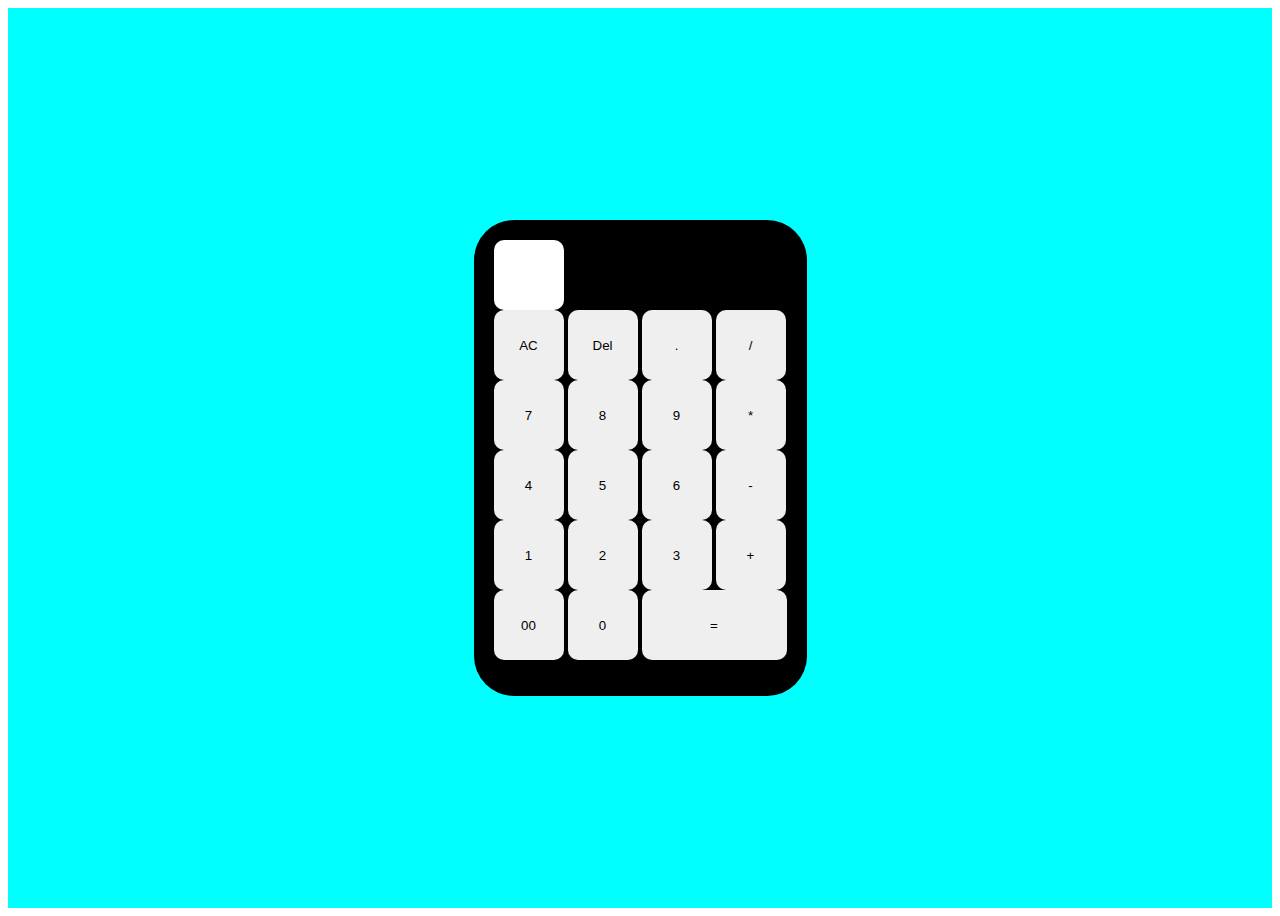
<file: calculator/index.html>
<html lang="en">
<head>
    <meta charset="UTF-8">
    <meta name="viewport" content="width=device-width, initial-scale=1.0">
    <title>calculator using javascript</title>
    <link rel="stylesheet" href="style.css">
</head>
<body>
    <div class="containar">
        <div class="calculator">
            <form>
                <div>
                    <input type="text" name="display">
                </div>
                <div>
                    <input type="button" value="AC" onclick="display.value ='' ">
                    <input type="button" value="Del" onclick="display.value= display.value.toString().slice(0,-1)">
                    <input type="button" value="." onclick="display.value +='.' ">
                    <input type="button" value="/" onclick="display.value +='/' ">
                </div>
                <div>
                    <input type="button" value="7" onclick="display.value +='7' ">
                    <input type="button" value="8" onclick="display.value +='8' ">
                    <input type="button" value="9" onclick="display.value +='9' ">
                    <input type="button" value="*" onclick="display.value +='*' ">
                </div>
                <div>
                    <input type="button" value="4" onclick="display.value +='4' ">
                    <input type="button" value="5" onclick="display.value +='5' ">
                    <input type="button" value="6" onclick="display.value +='6' ">
                    <input type="button" value="-" onclick="display.value +='-' ">
                </div>
                <div>
                    <input type="button" value="1" onclick="display.value +='1' ">
                    <input type="button" value="2" onclick="display.value +='2' ">
                    <input type="button" value="3" onclick="display.value +='3' ">
                    <input type="button" value="+" onclick="display.value +='+' ">
                    </div>
                    <div>
                        <input type="button" value="00" onclick="display.value +='00' ">
                        <input type="button" value="0" onclick="display.value +='0' ">
                        <input type="button" value="=" onclick="display.value = eval(display.value)
                         " class="equal">
                        
                        </div>
                    
                    
            </form>
        </div>

    </div>
    
</body>
</html>
</file>
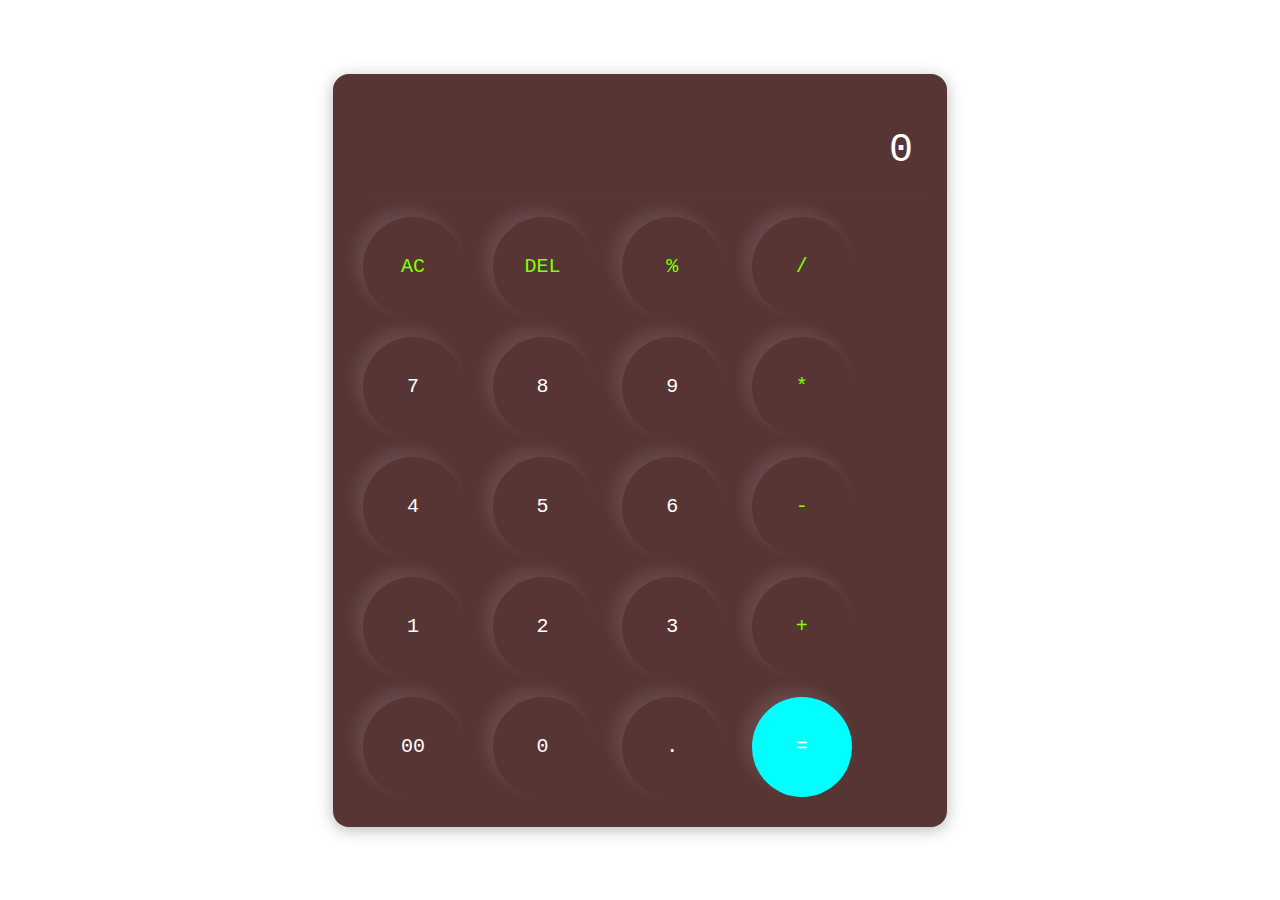
<file: compl calco/calculator/index.html>
<!DOCTYPE html>
<html lang="en">
<head>
    <meta charset="UTF-8">
    <meta name="viewport" content="width=device-width, initial-scale=1.0">
    <title>Simple Calculator</title>
    <link rel="stylesheet" href="style.css"> <!-- If you have a separate CSS file -->
</head>
<body>
    <div class="calculator">
        <input type="text" placeholder="0" id="inputBox" >
    <div>
        <button class="operator">AC</button>
        <button class="operator">DEL</button>
        <button class="operator">%</button>
        <button class="operator">/</button>
    </div>    
    <div>
        <button>7</button>
        <button>8</button>
        <button>9</button>
        <button class="operator">*</button>
    </div>    
    <div>
        <button>4</button>
        <button>5</button>
        <button>6</button>
        <button class="operator">-</button>
    </div>    
    <div>
        <button>1</button>
        <button>2</button>
        <button>3</button>
        <button class="operator">+</button>
    </div>    
    <div>
        <button>00</button>
        <button>0</button>
        <button>.</button>
        <button class="equalBtn">=</button>
    </div>    
    </div>
    <script src="app.js"></script>
</body>
</html>
</file>
<file: calculator/style.css>
.containar{
    width: 100%;
    height: 100vh;
    background-color: aqua;
    display: flex;
    justify-content: center;
    align-items: center;
}
.calculator{
    background-color: black;
    padding: 20px;
    border-radius: 40px;
    height: ;
    
}


.calculator form input{
    border: 0;
    outline: 0;
    width: 70px;
    height: 70px;
    border-radius: 10px;
    box-shadow: 08px --8px 15px rgba(255, 255, 255, 0.1),5px 5px 15px rgba(0, 0, 0, 2);
}
form .display{
    display: flex;
    justify-content: 
    margin-top: 0px;
    margin-bottom: 0;
}
form .display input{
    text-align: right;
    flex: 5;
    font-size: 100px;
    box-shadow: none;
}
form input.equal{
width: 145px;    
}
</file>
<file: compl calco/calculator/style.css>
*{
    margin: 0;
    padding: 0;
    box-sizing:border-box ;
    font-family: 'Courier New', Courier, monospace;



}
body{
    width: 100%;
    height: 100vh;
    display: flex;
    justify-content: center;
    align-items: center;
    background: linear-gradient(45deg, #0a0a0a #3a4452);
}
.calculator {
   border: ipx solid black;
    border-radius: 16px;
    padding: 20px;
    background: rgb(87, 53, 53);
    box-shadow: 0px 3px 15px rgba(113, 115, 119, 0.5);
    
}

input {
    width: 100%;
    border: none;
    padding: 24px;
    margin: 10px;
    background: transparent;
    box-shadow: 0px 3px 15px rgba(84, 84, 84, 0.1);
    font-size: 40px;
    text-align: right;
    cursor: pointer;
    color: #ffffff;
}
input::placeholder{
    color: #ffffff;

}
button{
    border: none;
    width: 100px;
    height: 100px;
    margin: 10px;
    border-radius: 50%;
    background: transparent;
    color:#ffffff;
    font-size: 20px;
    box-shadow: -8px -8px 15px rgba(255, 255, 255, 0.1);
    cursor: pointer;
}
.equalBtn{
    background-color: aqua;
}
.operator{
    color:chartreuse;
}
</file>
